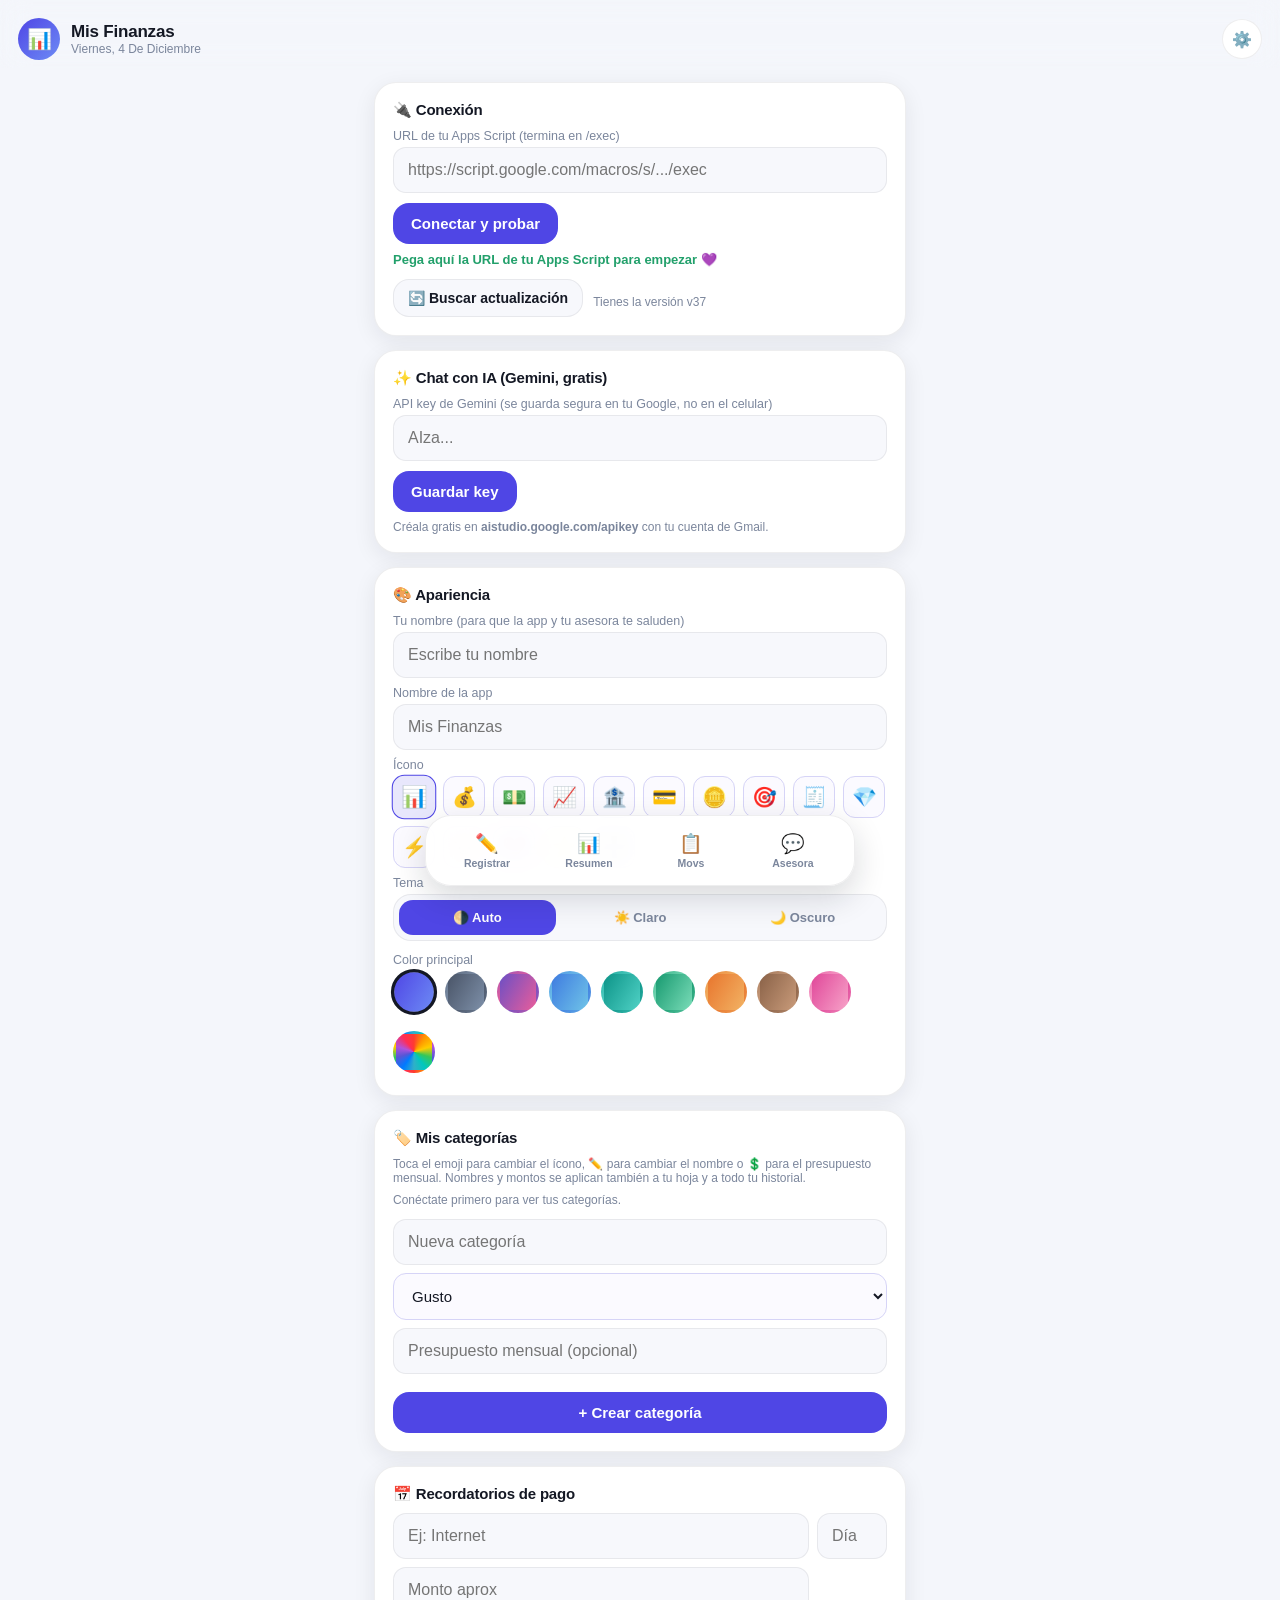
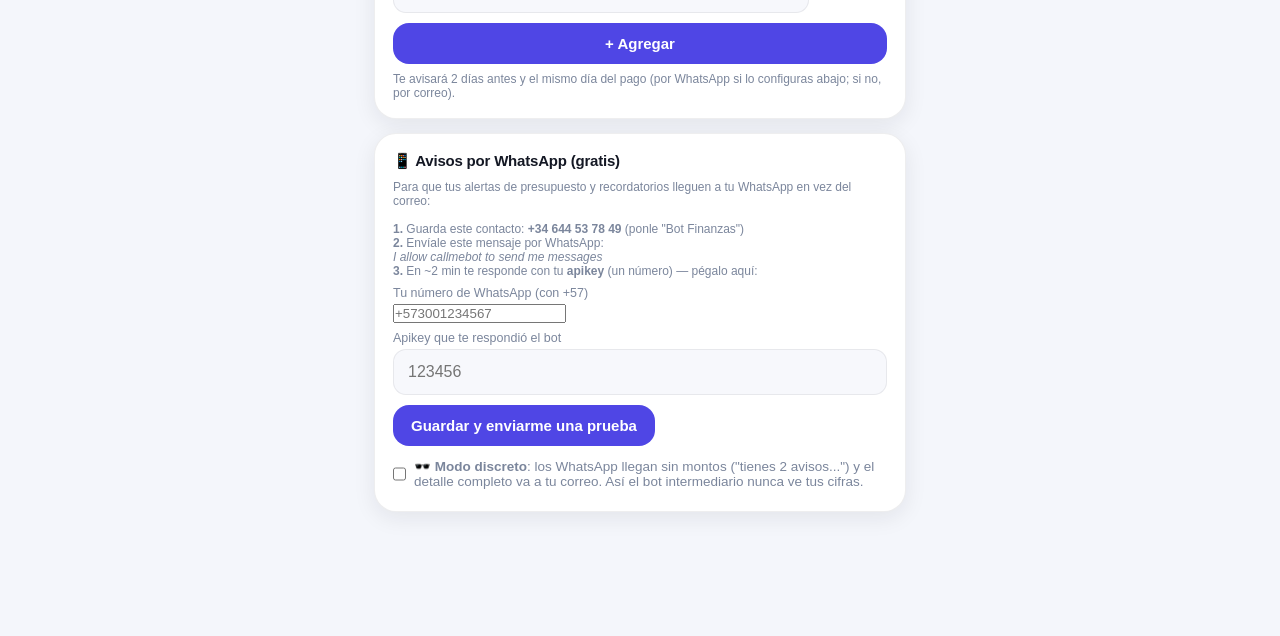
<file: index.html>
<!DOCTYPE html>
<html lang="es">
<head>
<meta charset="UTF-8">
<meta name="viewport" content="width=device-width, initial-scale=1, viewport-fit=cover">
<meta name="theme-color" content="#4f46e5">
<title>Mis Finanzas</title>
<link rel="manifest" href="manifest.webmanifest">
<link rel="icon" href="icon-192.png">
<link rel="apple-touch-icon" href="icon-192.png">
<link rel="stylesheet" href="styles.css?v=37">
</head>
<body>

<header class="top">
  <div class="brand">
    <span class="logo" id="app-logo">📊</span>
    <div>
      <h1 id="app-titulo">Mis Finanzas</h1>
      <p id="mes-label"></p>
    </div>
  </div>
  <button id="btn-config" class="icon-btn" title="Configuración">⚙️</button>
</header>

<div id="banner" class="banner hidden"></div>

<main>
  <!-- ============ REGISTRAR ============ -->
  <section id="view-registrar" class="view">
    <div class="card entry-card">
      <div class="tipo-toggle" id="tipo-toggle">
        <button data-tipo="Gasto" class="active">💸 Gasto</button>
        <button data-tipo="Ingreso">💰 Ingreso</button>
        <button data-tipo="Por cobrar">🤝 Personas</button>
      </div>
      <div class="entry-input-row">
        <input id="entry-input" type="text" inputmode="text" autocomplete="off"
               placeholder="Ej: 15.000 transporte" />
        <button id="entry-mic" class="mic" title="Dictar">🎤</button>
        <button id="entry-scan" class="mic" title="Escanear factura">📷</button>
      </div>
      <input id="scan-file" type="file" accept="image/*" capture="environment" class="hidden">
      <input id="scan-file-galeria" type="file" accept="image/*" class="hidden">
      <div class="entry-row">
        <input id="entry-fecha" type="date" />
        <div id="monto-preview" class="monto-preview"></div>
      </div>
      <div class="cat-label">Categoría <span id="cat-auto" class="tag hidden">auto ✨</span></div>
      <div id="cat-chips" class="chips"></div>
      <button id="btn-guardar" class="primary big">Guardar ✓</button>
    </div>
    <div id="scan-review" class="hidden"></div>
    <div id="queue-info" class="queue-info hidden"></div>
    <div class="card mini-resumen" id="mini-resumen"></div>
  </section>

  <!-- ============ RESUMEN ============ -->
  <section id="view-resumen" class="view hidden">
    <div class="tipo-toggle" id="res-tabs">
      <button data-rtab="mes" class="active">📅 Mes</button>
      <button data-rtab="anio">🗓️ Año</button>
      <button data-rtab="tend">📈 Tend.</button>
      <button data-rtab="patri">💎 Patri.</button>
      <button data-rtab="metas">🎯 Metas</button>
      <button data-rtab="viajes">✈️ Viajes</button>
    </div>
    <div id="rtab-mes">
      <div class="month-nav">
        <button id="mes-prev" class="icon-btn">◀</button>
        <h2 id="resumen-mes"></h2>
        <button id="mes-next" class="icon-btn">▶</button>
      </div>
      <div id="resumen-totales" class="totales"></div>
      <div id="resumen-grupos"></div>
      <div id="resumen-deudas"></div>
    </div>
    <div id="rtab-anio" class="hidden"></div>
    <div id="rtab-tend" class="hidden"></div>
    <div id="rtab-patri" class="hidden"></div>
    <div id="rtab-metas" class="hidden"></div>
    <div id="rtab-viajes" class="hidden"></div>
  </section>

  <!-- ============ MOVIMIENTOS ============ -->
  <section id="view-movs" class="view hidden">
    <input id="movs-buscar" type="search" placeholder="🔍 Buscar por descripción o categoría..." class="search">
    <div class="tipo-toggle" id="movs-tipo">
      <button data-f="" class="active">Todo</button>
      <button data-f="Gasto">💸 Gastos</button>
      <button data-f="Ingreso">💰 Ingresos</button>
      <button data-f="personas">🤝 Personas</button>
    </div>
    <div class="movs-filtros">
      <select id="movs-mes"><option value="">Todos los meses</option></select>
      <select id="movs-cat"><option value="">Todas las categorías</option></select>
    </div>
    <div id="movs-resumen"></div>
    <div id="movs-lista"></div>
  </section>

  <!-- ============ CHAT ============ -->
  <section id="view-chat" class="view hidden">
    <div class="chat-top">
      <button id="chat-nuevo" class="chip-btn">🆕 Nueva conversación</button>
      <button id="chat-lista-btn" class="chip-btn">🗂️ Mis chats</button>
    </div>
    <div id="chat-lista" class="chat-lista hidden"></div>
    <div id="chat-mensajes" class="chat-box"></div>
    <div class="chat-input-row">
      <button id="chat-mic" class="mic" title="Hablar">🎤</button>
      <input id="chat-input" type="text" placeholder="Pregúntame algo..." autocomplete="off">
      <button id="chat-send" class="primary">➤</button>
    </div>
  </section>

  <!-- ============ CONFIG ============ -->
  <section id="view-config" class="view hidden">
    <div class="card">
      <h3>🔌 Conexión</h3>
      <label>URL de tu Apps Script (termina en /exec)</label>
      <input id="cfg-url" type="url" placeholder="https://script.google.com/macros/s/.../exec">
      <button id="cfg-probar" class="primary">Conectar y probar</button>
      <p id="cfg-estado" class="estado"></p>
      <a id="cfg-sheet-link" href="#" target="_blank" class="hidden link">📊 Abrir mi hoja de Google Sheets</a>
      <div style="display:flex;align-items:center;gap:10px;margin-top:12px">
        <button id="btn-actualizar" class="secondary" style="width:auto;padding:10px 14px">🔄 Buscar actualización</button>
        <span class="hint" id="app-version"></span>
      </div>
    </div>
    <div class="card">
      <h3>✨ Chat con IA (Gemini, gratis)</h3>
      <label>API key de Gemini (se guarda segura en tu Google, no en el celular)</label>
      <input id="cfg-gemini" type="password" placeholder="AIza...">
      <button id="cfg-gemini-btn" class="primary">Guardar key</button>
      <p class="hint">Créala gratis en <b>aistudio.google.com/apikey</b> con tu cuenta de Gmail.</p>
    </div>
    <div class="card">
      <h3>🎨 Apariencia</h3>
      <label>Tu nombre (para que la app y tu asesora te saluden)</label>
      <input id="cfg-nombre" type="text" placeholder="Escribe tu nombre" maxlength="30">
      <label>Nombre de la app</label>
      <input id="cfg-app-nombre" type="text" placeholder="Mis Finanzas" maxlength="24">
      <label>Ícono</label>
      <div id="logo-opciones" class="logos"></div>
      <label>Tema</label>
      <div class="tipo-toggle" id="tema-toggle">
        <button data-tema="auto">🌗 Auto</button>
        <button data-tema="claro">☀️ Claro</button>
        <button data-tema="oscuro">🌙 Oscuro</button>
      </div>
      <label>Color principal</label>
      <div id="color-swatches" class="swatches"></div>
    </div>
    <div class="card">
      <h3>🏷️ Mis categorías</h3>
      <p class="hint">Toca el emoji para cambiar el ícono, ✏️ para cambiar el nombre o 💲 para el presupuesto mensual. Nombres y montos se aplican también a tu hoja y a todo tu historial.</p>
      <div id="cats-lista"></div>
      <div class="cat-form">
        <input id="cat-nueva-nombre" type="text" placeholder="Nueva categoría">
        <select id="cat-nueva-grupo">
          <option value="GASTOS">Gasto fijo</option>
          <option value="OBLIGACIONES">Obligación</option>
          <option value="GUSTOS" selected>Gusto</option>
          <option value="PROVISIONES">Provisión</option>
          <option value="INGRESOS">Ingreso</option>
        </select>
        <input id="cat-nueva-monto" type="text" inputmode="numeric" placeholder="Presupuesto mensual (opcional)">
        <button id="cat-nueva-btn" class="primary">+ Crear categoría</button>
      </div>
    </div>
    <div class="card">
      <h3>📅 Recordatorios de pago</h3>
      <div id="rec-lista"></div>
      <div class="rec-form">
        <input id="rec-nombre" type="text" placeholder="Ej: Internet">
        <input id="rec-dia" type="number" min="1" max="31" placeholder="Día">
        <input id="rec-monto" type="text" inputmode="numeric" placeholder="Monto aprox">
        <button id="rec-add" class="primary">+ Agregar</button>
      </div>
      <p class="hint">Te avisará 2 días antes y el mismo día del pago (por WhatsApp si lo configuras abajo; si no, por correo).</p>
    </div>
    <div class="card">
      <h3>📱 Avisos por WhatsApp (gratis)</h3>
      <p class="hint">
        Para que tus alertas de presupuesto y recordatorios lleguen a tu WhatsApp en vez del correo:<br><br>
        <b>1.</b> Guarda este contacto: <b>+34 644 53 78 49</b> (ponle "Bot Finanzas")<br>
        <b>2.</b> Envíale este mensaje por WhatsApp:<br><i>I allow callmebot to send me messages</i><br>
        <b>3.</b> En ~2 min te responde con tu <b>apikey</b> (un número) — pégalo aquí:
      </p>
      <label>Tu número de WhatsApp (con +57)</label>
      <input id="wa-phone" type="tel" placeholder="+573001234567">
      <label>Apikey que te respondió el bot</label>
      <input id="wa-key" type="text" inputmode="numeric" placeholder="123456">
      <button id="wa-save" class="primary">Guardar y enviarme una prueba</button>
      <p id="wa-estado" class="estado"></p>
      <label style="display:flex;align-items:center;gap:8px;margin-top:12px;cursor:pointer">
        <input type="checkbox" id="wa-discreto" style="width:18px;height:18px;accent-color:var(--violet)">
        <span style="font-size:13.5px">🕶️ <b>Modo discreto</b>: los WhatsApp llegan sin montos ("tienes 2 avisos...") y el detalle completo va a tu correo. Así el bot intermediario nunca ve tus cifras.</span>
      </label>
    </div>
  </section>
</main>

<!-- NAV INFERIOR -->
<nav class="bottomnav">
  <button data-view="registrar" class="active"><span>✏️</span>Registrar</button>
  <button data-view="resumen"><span>📊</span>Resumen</button>
  <button data-view="movs"><span>📋</span>Movs</button>
  <button data-view="chat"><span>💬</span>Asesora</button>
</nav>

<div id="toast" class="toast hidden"></div>

<script src="app.js?v=37"></script>
</body>
</html>
</file>
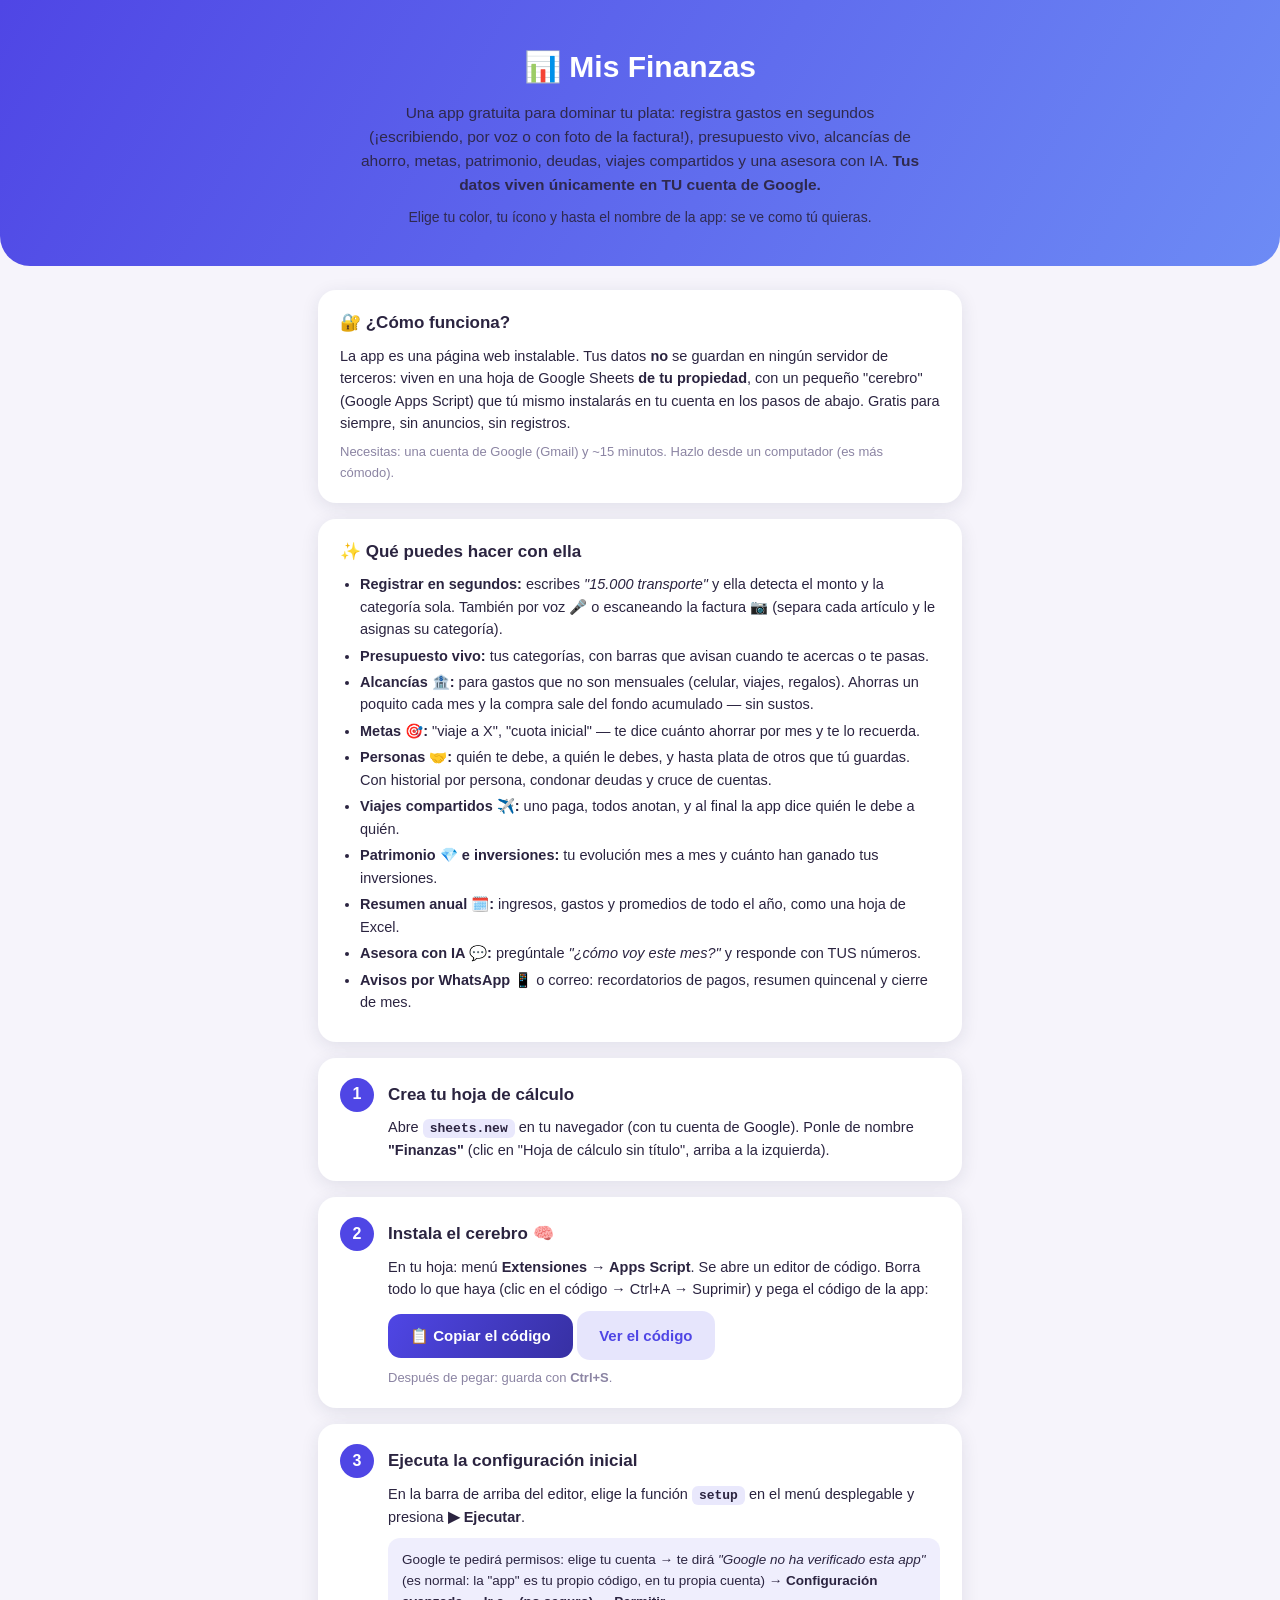
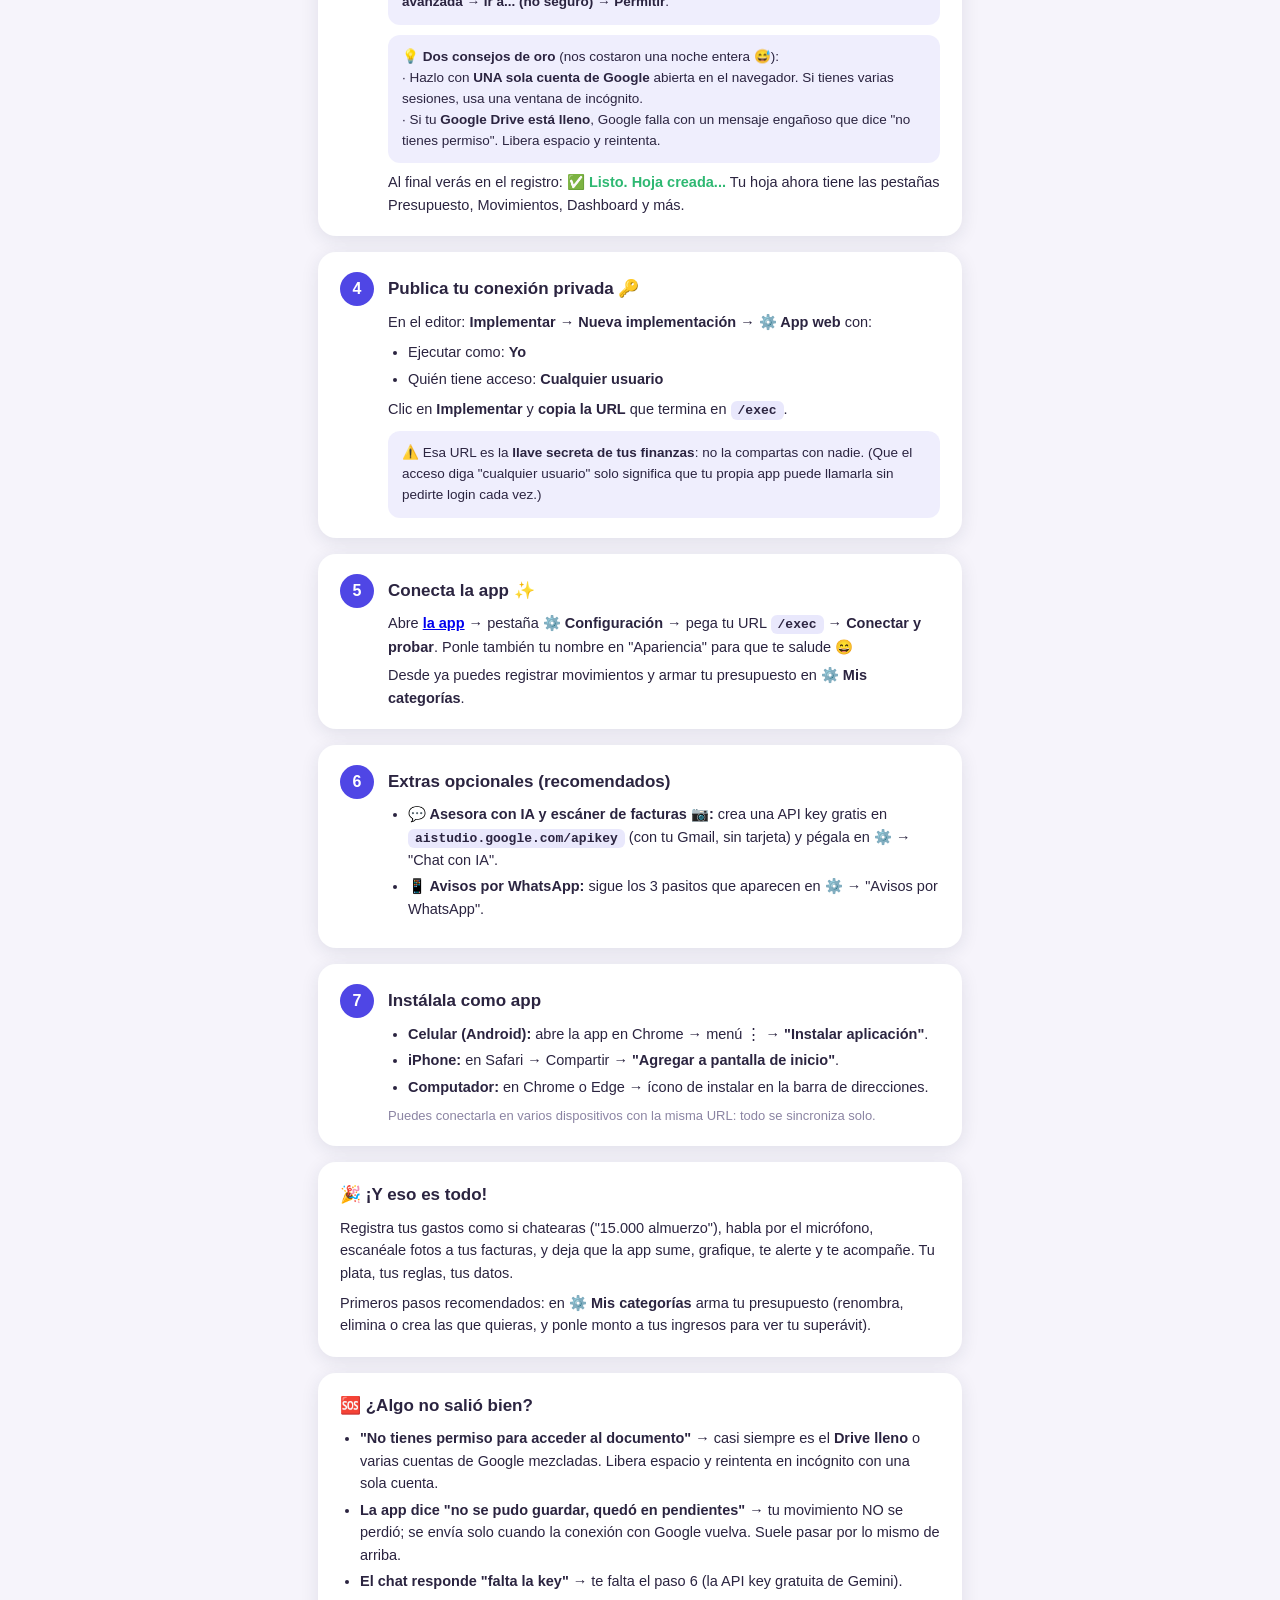
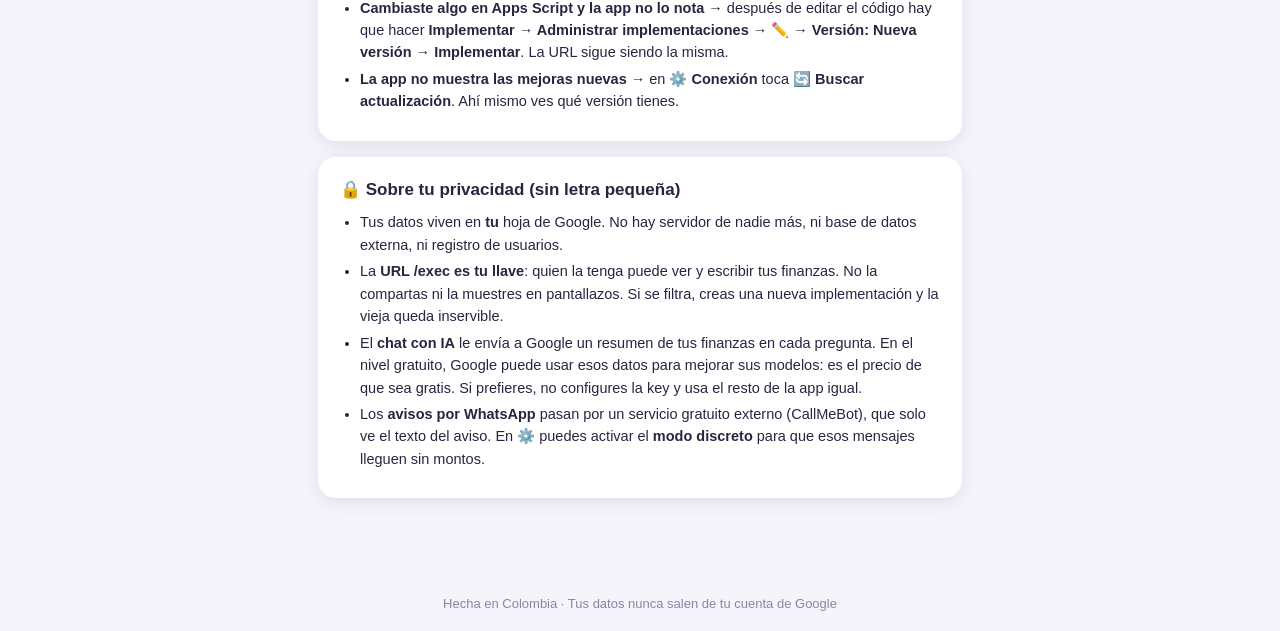
<file: instalar.html>
<!DOCTYPE html>
<html lang="es">
<head>
<meta charset="UTF-8">
<meta name="viewport" content="width=device-width, initial-scale=1">
<meta name="theme-color" content="#4f46e5">
<title>Instala Mis Finanzas 📊</title>
<style>
  :root { --v:#4f46e5; --vd:#3730a3; --p:#6d8bf5; --bg:#f6f4fb; --card:#fff; --tx:#2b2440; --mut:#8b84a3; }
  @media (prefers-color-scheme: dark) {
    :root { --bg:#16131f; --card:#211c30; --tx:#eae6f5; --mut:#9c93b8; }
  }
  * { box-sizing:border-box; margin:0; padding:0; }
  body { font-family:-apple-system,'Segoe UI',Roboto,sans-serif; background:var(--bg); color:var(--tx); line-height:1.55; }
  .hero { background:linear-gradient(120deg,var(--v),var(--p)); color:#fff; padding:44px 20px 38px; text-align:center; border-radius:0 0 30px 30px; }
  .hero h1 { font-size:30px; }
  .hero p { opacity:.92; max-width:560px; margin:10px auto 0; font-size:15.5px; }
  main { max-width:680px; margin:0 auto; padding:24px 18px 60px; }
  .card { background:var(--card); border-radius:18px; padding:20px 22px; margin-bottom:16px; box-shadow:0 4px 18px rgba(30,35,70,.10); }
  h2 { font-size:17px; margin-bottom:8px; }
  .paso { display:flex; gap:14px; }
  .num { flex-shrink:0; width:34px; height:34px; border-radius:50%; background:var(--v); color:#fff; font-weight:800; display:flex; align-items:center; justify-content:center; }
  .paso h2 { margin-top:4px; }
  p, li { font-size:14.5px; color:var(--tx); }
  .mut { color:var(--mut); font-size:13px; }
  b.code, code { background:rgba(79,70,229,.12); padding:2px 7px; border-radius:6px; font-family:monospace; font-size:13px; }
  ul { padding-left:20px; margin:8px 0; }
  li { margin:4px 0; }
  .btn { display:inline-block; background:linear-gradient(120deg,var(--v),var(--vd)); color:#fff; border:none; border-radius:13px; padding:13px 22px; font-size:15px; font-weight:700; cursor:pointer; text-decoration:none; margin-top:10px; }
  .btn.sec { background:rgba(79,70,229,.14); color:var(--v); }
  .ok { color:#2eb872; font-weight:700; }
  .aviso { background:rgba(79,70,229,.09); border-radius:12px; padding:12px 14px; margin-top:10px; font-size:13.5px; }
  footer { text-align:center; padding:20px; color:var(--mut); font-size:13px; }
</style>
</head>
<body>

<div class="hero">
  <h1>📊 Mis Finanzas</h1>
  <p>Una app gratuita para dominar tu plata: registra gastos en segundos (¡escribiendo, por voz o con foto de la factura!),
  presupuesto vivo, alcancías de ahorro, metas, patrimonio, deudas, viajes compartidos y una asesora con IA.
  <b>Tus datos viven únicamente en TU cuenta de Google.</b></p>
  <p style="font-size:14px;opacity:.9;margin-top:10px">Elige tu color, tu ícono y hasta el nombre de la app: se ve como tú quieras.</p>
</div>

<main>
  <div class="card">
    <h2>🔐 ¿Cómo funciona?</h2>
    <p>La app es una página web instalable. Tus datos <b>no</b> se guardan en ningún servidor de terceros:
    viven en una hoja de Google Sheets <b>de tu propiedad</b>, con un pequeño "cerebro" (Google Apps Script)
    que tú mismo instalarás en tu cuenta en los pasos de abajo. Gratis para siempre, sin anuncios, sin registros.</p>
    <p class="mut" style="margin-top:8px">Necesitas: una cuenta de Google (Gmail) y ~15 minutos. Hazlo desde un computador (es más cómodo).</p>
  </div>

  <div class="card">
    <h2>✨ Qué puedes hacer con ella</h2>
    <ul>
      <li><b>Registrar en segundos:</b> escribes <i>"15.000 transporte"</i> y ella detecta el monto y la categoría sola. También por voz 🎤 o escaneando la factura 📷 (separa cada artículo y le asignas su categoría).</li>
      <li><b>Presupuesto vivo:</b> tus categorías, con barras que avisan cuando te acercas o te pasas.</li>
      <li><b>Alcancías 🏦:</b> para gastos que no son mensuales (celular, viajes, regalos). Ahorras un poquito cada mes y la compra sale del fondo acumulado — sin sustos.</li>
      <li><b>Metas 🎯:</b> "viaje a X", "cuota inicial" — te dice cuánto ahorrar por mes y te lo recuerda.</li>
      <li><b>Personas 🤝:</b> quién te debe, a quién le debes, y hasta plata de otros que tú guardas. Con historial por persona, condonar deudas y cruce de cuentas.</li>
      <li><b>Viajes compartidos ✈️:</b> uno paga, todos anotan, y al final la app dice quién le debe a quién.</li>
      <li><b>Patrimonio 💎 e inversiones:</b> tu evolución mes a mes y cuánto han ganado tus inversiones.</li>
      <li><b>Resumen anual 🗓️:</b> ingresos, gastos y promedios de todo el año, como una hoja de Excel.</li>
      <li><b>Asesora con IA 💬:</b> pregúntale <i>"¿cómo voy este mes?"</i> y responde con TUS números.</li>
      <li><b>Avisos por WhatsApp 📱</b> o correo: recordatorios de pagos, resumen quincenal y cierre de mes.</li>
    </ul>
  </div>

  <div class="card paso"><div class="num">1</div><div>
    <h2>Crea tu hoja de cálculo</h2>
    <p>Abre <b class="code">sheets.new</b> en tu navegador (con tu cuenta de Google).
    Ponle de nombre <b>"Finanzas"</b> (clic en "Hoja de cálculo sin título", arriba a la izquierda).</p>
  </div></div>

  <div class="card paso"><div class="num">2</div><div>
    <h2>Instala el cerebro 🧠</h2>
    <p>En tu hoja: menú <b>Extensiones → Apps Script</b>. Se abre un editor de código.
    Borra todo lo que haya (clic en el código → Ctrl+A → Suprimir) y pega el código de la app:</p>
    <button class="btn" id="btn-copiar">📋 Copiar el código</button>
    <a class="btn sec" href="codigo-backend.txt" target="_blank">Ver el código</a>
    <p class="mut" style="margin-top:8px">Después de pegar: guarda con <b>Ctrl+S</b>.</p>
  </div></div>

  <div class="card paso"><div class="num">3</div><div>
    <h2>Ejecuta la configuración inicial</h2>
    <p>En la barra de arriba del editor, elige la función <b class="code">setup</b> en el menú desplegable
    y presiona <b>▶ Ejecutar</b>.</p>
    <div class="aviso">Google te pedirá permisos: elige tu cuenta → te dirá <i>"Google no ha verificado esta app"</i>
    (es normal: la "app" es tu propio código, en tu propia cuenta) → <b>Configuración avanzada → Ir a... (no seguro) → Permitir</b>.</div>
    <div class="aviso">💡 <b>Dos consejos de oro</b> (nos costaron una noche entera 😅):<br>
    · Hazlo con <b>UNA sola cuenta de Google</b> abierta en el navegador. Si tienes varias sesiones, usa una ventana de incógnito.<br>
    · Si tu <b>Google Drive está lleno</b>, Google falla con un mensaje engañoso que dice "no tienes permiso". Libera espacio y reintenta.</div>
    <p style="margin-top:8px">Al final verás en el registro: <span class="ok">✅ Listo. Hoja creada...</span>
    Tu hoja ahora tiene las pestañas Presupuesto, Movimientos, Dashboard y más.</p>
  </div></div>

  <div class="card paso"><div class="num">4</div><div>
    <h2>Publica tu conexión privada 🔑</h2>
    <p>En el editor: <b>Implementar → Nueva implementación → ⚙️ App web</b> con:</p>
    <ul>
      <li>Ejecutar como: <b>Yo</b></li>
      <li>Quién tiene acceso: <b>Cualquier usuario</b></li>
    </ul>
    <p>Clic en <b>Implementar</b> y <b>copia la URL</b> que termina en <b class="code">/exec</b>.</p>
    <div class="aviso">⚠️ Esa URL es la <b>llave secreta de tus finanzas</b>: no la compartas con nadie.
    (Que el acceso diga "cualquier usuario" solo significa que tu propia app puede llamarla sin pedirte login cada vez.)</div>
  </div></div>

  <div class="card paso"><div class="num">5</div><div>
    <h2>Conecta la app ✨</h2>
    <p>Abre <a href="https://angievl.github.io/Finanzas/" target="_blank"><b>la app</b></a> →
    pestaña <b>⚙️ Configuración</b> → pega tu URL <b class="code">/exec</b> → <b>Conectar y probar</b>.
    Ponle también tu nombre en "Apariencia" para que te salude 😄</p>
    <p style="margin-top:6px">Desde ya puedes registrar movimientos y armar tu presupuesto en <b>⚙️ Mis categorías</b>.</p>
  </div></div>

  <div class="card paso"><div class="num">6</div><div>
    <h2>Extras opcionales (recomendados)</h2>
    <ul>
      <li><b>💬 Asesora con IA y escáner de facturas 📷:</b> crea una API key gratis en
        <b class="code">aistudio.google.com/apikey</b> (con tu Gmail, sin tarjeta) y pégala en ⚙️ → "Chat con IA".</li>
      <li><b>📱 Avisos por WhatsApp:</b> sigue los 3 pasitos que aparecen en ⚙️ → "Avisos por WhatsApp".</li>
    </ul>
  </div></div>

  <div class="card paso"><div class="num">7</div><div>
    <h2>Instálala como app</h2>
    <ul>
      <li><b>Celular (Android):</b> abre la app en Chrome → menú ⋮ → <b>"Instalar aplicación"</b>.</li>
      <li><b>iPhone:</b> en Safari → Compartir → <b>"Agregar a pantalla de inicio"</b>.</li>
      <li><b>Computador:</b> en Chrome o Edge → ícono de instalar en la barra de direcciones.</li>
    </ul>
    <p class="mut">Puedes conectarla en varios dispositivos con la misma URL: todo se sincroniza solo.</p>
  </div></div>

  <div class="card">
    <h2>🎉 ¡Y eso es todo!</h2>
    <p>Registra tus gastos como si chatearas ("15.000 almuerzo"), habla por el micrófono, escanéale fotos a tus facturas,
    y deja que la app sume, grafique, te alerte y te acompañe. Tu plata, tus reglas, tus datos.</p>
    <p style="margin-top:8px">Primeros pasos recomendados: en <b>⚙️ Mis categorías</b> arma tu presupuesto
    (renombra, elimina o crea las que quieras, y ponle monto a tus ingresos para ver tu superávit).</p>
  </div>

  <div class="card">
    <h2>🆘 ¿Algo no salió bien?</h2>
    <ul>
      <li><b>"No tienes permiso para acceder al documento"</b> → casi siempre es el <b>Drive lleno</b> o varias cuentas de Google mezcladas. Libera espacio y reintenta en incógnito con una sola cuenta.</li>
      <li><b>La app dice "no se pudo guardar, quedó en pendientes"</b> → tu movimiento NO se perdió; se envía solo cuando la conexión con Google vuelva. Suele pasar por lo mismo de arriba.</li>
      <li><b>El chat responde "falta la key"</b> → te falta el paso 6 (la API key gratuita de Gemini).</li>
      <li><b>Cambiaste algo en Apps Script y la app no lo nota</b> → después de editar el código hay que hacer <b>Implementar → Administrar implementaciones → ✏️ → Versión: Nueva versión → Implementar</b>. La URL sigue siendo la misma.</li>
      <li><b>La app no muestra las mejoras nuevas</b> → en <b>⚙️ Conexión</b> toca <b>🔄 Buscar actualización</b>. Ahí mismo ves qué versión tienes.</li>
    </ul>
  </div>

  <div class="card">
    <h2>🔒 Sobre tu privacidad (sin letra pequeña)</h2>
    <ul>
      <li>Tus datos viven en <b>tu</b> hoja de Google. No hay servidor de nadie más, ni base de datos externa, ni registro de usuarios.</li>
      <li>La <b>URL /exec es tu llave</b>: quien la tenga puede ver y escribir tus finanzas. No la compartas ni la muestres en pantallazos. Si se filtra, creas una nueva implementación y la vieja queda inservible.</li>
      <li>El <b>chat con IA</b> le envía a Google un resumen de tus finanzas en cada pregunta. En el nivel gratuito, Google puede usar esos datos para mejorar sus modelos: es el precio de que sea gratis. Si prefieres, no configures la key y usa el resto de la app igual.</li>
      <li>Los <b>avisos por WhatsApp</b> pasan por un servicio gratuito externo (CallMeBot), que solo ve el texto del aviso. En ⚙️ puedes activar el <b>modo discreto</b> para que esos mensajes lleguen sin montos.</li>
    </ul>
  </div>
</main>

<footer>Hecha en Colombia · Tus datos nunca salen de tu cuenta de Google</footer>

<script>
document.getElementById('btn-copiar').onclick = async (e) => {
  const b = e.target;
  try {
    const r = await fetch('codigo-backend.txt');
    const codigo = await r.text();
    await navigator.clipboard.writeText(codigo);
    b.textContent = '✓ ¡Código copiado! Pégalo en Apps Script';
    setTimeout(() => b.textContent = '📋 Copiar el código', 4000);
  } catch (err) {
    b.textContent = 'Abre "Ver el código" y cópialo manual';
  }
};
</script>
</body>
</html>
</file>
<file: styles.css>
:root {
  --tint2: #d6d4f7;
  --soft: #3730a3;
  --on-accent: #ffffff;           /* texto sobre el color de acento */
  /* colores de series validados (daltonismo + contraste) */
  --chart-gasto: #6d4fc4;
  --chart-ingreso: #2eb872;
  --violet: #4f46e5;
  --violet-dark: #3730a3;
  --violet-light: #ecebfd;
  --pink: #6d8bf5;
  --bg: #f4f6fb;
  --card: #ffffff;
  --card-2: #f7f8fc;
  --linea: rgba(16, 20, 32, .07);
  --text: #141824;
  --muted: #7b869c;
  --green: #22a06b;
  --amber: #e8912a;
  --red: #e5484d;
  --radius: 22px;
  --radius-sm: 16px;
  --shadow: 0 6px 22px rgba(20, 24, 40, .08);
}

/* ---------- modo oscuro: el que manda en este diseño ---------- */
body.dark {
  --chart-gasto: #8f75e3;
  --chart-ingreso: #29ad70;
  --bg: #0a0d14;
  --card: #141a26;
  --card-2: #1b2331;
  --linea: rgba(255, 255, 255, .07);
  --text: #eef2f8;
  --muted: #8a94a6;
  --violet-light: #1b2331;
  --tint2: #27303f;
  --soft: #a5b4fc;
  --shadow: 0 10px 30px rgba(0, 0, 0, .45);
}
body.dark input[type=text], body.dark input[type=url], body.dark input[type=password],
body.dark input[type=date], body.dark input[type=number], body.dark input[type=search],
body.dark select {
  background: var(--card-2); border-color: var(--tint2); color: var(--text);
}
body.dark .chips button { background: var(--card-2); border-color: var(--tint2); color: var(--text); }
body.dark .chips button.sel { background: var(--violet); border-color: var(--violet); color: var(--on-accent); }
body.dark .tipo-toggle { background: var(--card-2); }
body.dark .tipo-toggle button.active { background: var(--violet); color: var(--on-accent); }
body.dark .month-nav .icon-btn, body.dark .totales .tot, body.dark .mov,
body.dark .grupo-card, body.dark .msg.bot { background: var(--card); }
body.dark .barra { background: var(--card-2); }
body.dark .cat-item, body.dark .rec-item { border-bottom-color: var(--linea); }
body.dark .cat-item button { background: var(--card-2); }
body.dark .banner { background: #2b2410; color: #ffd47e; }
body.dark .banner.rojo { background: #2e1517; color: #ff9a9e; }
body.dark .bottomnav { background: rgba(20, 26, 38, .92); }
body.dark .bottomnav button.active { background: var(--violet); color: var(--on-accent); }
body.dark .chip-btn, body.dark .mic { background: var(--card-2); color: var(--text); }
body.dark .chat-lista { background: var(--card); }
body.dark .chat-item { border-bottom-color: var(--linea); }

* { box-sizing: border-box; margin: 0; padding: 0; -webkit-tap-highlight-color: transparent; }

body {
  font-family: -apple-system, 'Segoe UI', Roboto, sans-serif;
  background: var(--bg);
  color: var(--text);
  min-height: 100vh;
  padding-bottom: 96px;
}

/* ---------- header ---------- */
.top {
  background: transparent; color: var(--text);
  padding: 18px 18px 8px;
  display: flex; align-items: center; justify-content: space-between;
  position: sticky; top: 0; z-index: 20;
  backdrop-filter: blur(14px); -webkit-backdrop-filter: blur(14px);
}
.brand { display: flex; align-items: center; gap: 11px; }
.logo {
  font-size: 20px; width: 42px; height: 42px; border-radius: 50%;
  background: linear-gradient(135deg, var(--violet), var(--pink));
  display: flex; align-items: center; justify-content: center;
}
.top h1 { font-size: 17px; font-weight: 700; letter-spacing: -.2px; }
.top p { font-size: 12px; color: var(--muted); text-transform: capitalize; }
.icon-btn {
  background: var(--card); border: 1px solid var(--linea); color: var(--text);
  font-size: 16px; width: 40px; height: 40px; border-radius: 50%; cursor: pointer;
}

/* ---------- hero: el número grande ---------- */
.hero {
  position: relative; overflow: hidden;
  background: linear-gradient(135deg, var(--violet) 0%, var(--violet-dark) 65%, var(--pink) 145%);
  color: var(--on-accent);
  border-radius: 26px; padding: 20px 22px 18px; margin-bottom: 14px;
  box-shadow: 0 14px 34px color-mix(in srgb, var(--violet) 30%, transparent);
}
.hero::after {
  content: ''; position: absolute; width: 190px; height: 190px; border-radius: 50%;
  right: -70px; top: -80px; background: rgba(255,255,255,.12);
}
.hero > * { position: relative; z-index: 1; }
.hero .etiqueta { font-size: 12.5px; opacity: .9; display: flex; align-items: center; gap: 8px; }
.hero .cifra { font-size: 33px; font-weight: 800; letter-spacing: -1px; margin: 2px 0 14px; }
.hero .badge {
  background: rgba(255,255,255,.22); border-radius: 20px; padding: 3px 10px;
  font-size: 11.5px; font-weight: 700;
}
.hero-pies { display: flex; gap: 10px; }
.hero-pie { flex: 1; background: rgba(255,255,255,.15); border-radius: 15px; padding: 10px 12px; }
.hero-pie small { display: block; font-size: 11px; opacity: .88; }
.hero-pie b { font-size: 15px; font-weight: 700; }

.banner {
  margin: 10px 14px 0; padding: 13px 15px; border-radius: var(--radius-sm);
  background: #fff4e0; color: #8a5a00; font-size: 13.5px; font-weight: 600;
}
.banner.rojo { background: #ffe5e5; color: #a11d22; }

main { padding: 14px; max-width: 560px; margin: 0 auto; }
.view.hidden, .hidden { display: none !important; }

/* ---------- cards ---------- */
.card {
  background: var(--card); border-radius: var(--radius);
  border: 1px solid var(--linea);
  padding: 18px; box-shadow: var(--shadow); margin-bottom: 14px;
}
.card h3 { letter-spacing: -.2px; }
.card h3 { font-size: 15px; margin-bottom: 10px; }
label { font-size: 12.5px; color: var(--muted); display: block; margin: 8px 0 4px; }

input[type=text], input[type=url], input[type=password], input[type=date],
input[type=number], input[type=search] {
  width: 100%; padding: 13px 14px; border-radius: 13px;
  border: 1px solid var(--linea); background: var(--card-2);
  font-size: 16px; color: var(--text); outline: none;
}
input:focus { border-color: var(--violet); }

button.primary {
  background: var(--violet);
  color: var(--on-accent); border: none; border-radius: 16px;
  padding: 12px 18px; font-size: 15px; font-weight: 700; cursor: pointer;
  margin-top: 10px;
}
button.primary.big { width: 100%; padding: 16px; font-size: 16px; border-radius: 18px; }
button.primary:active { transform: scale(.98); }
button.secondary {
  background: var(--card-2); color: var(--text);
  border: 1px solid var(--linea); border-radius: 16px; padding: 12px 16px;
  font-size: 14px; font-weight: 700; cursor: pointer; width: 100%;
}

/* ---------- registrar ---------- */
.entry-card { padding-top: 14px; }
.tipo-toggle {
  display: flex; gap: 6px; background: var(--card-2);
  padding: 5px; border-radius: 18px; margin-bottom: 12px;
  border: 1px solid var(--linea);
}
.tipo-toggle button {
  flex: 1; border: none; background: transparent; padding: 10px 4px;
  border-radius: 14px; font-size: 13px; font-weight: 700; color: var(--muted); cursor: pointer;
  transition: background .18s, color .18s;
}
.tipo-toggle button.active { background: var(--violet); color: var(--on-accent); }

#entry-input { font-size: 19px; padding: 15px; margin-bottom: 10px; }
.entry-row { display: flex; gap: 10px; align-items: center; }
.entry-row input[type=date] { flex: 1; font-size: 14px; }
.monto-preview { font-size: 21px; font-weight: 800; color: var(--violet-dark); min-width: 110px; text-align: right; }

.cat-label { font-size: 12.5px; color: var(--muted); margin: 14px 0 8px; font-weight: 600; }
.tag {
  background: var(--violet-light); color: var(--violet-dark);
  border-radius: 20px; padding: 2px 10px; font-size: 11px; margin-left: 6px;
}
.chips { display: flex; flex-wrap: wrap; gap: 7px; }
.chips button {
  border: 1px solid var(--linea); background: var(--card-2); color: var(--text);
  border-radius: 20px; padding: 9px 14px; font-size: 13px; cursor: pointer;
  transition: background .15s, border-color .15s;
}
.chips button.sel {
  background: var(--violet); color: var(--on-accent); border-color: var(--violet); font-weight: 700;
}

.queue-info {
  margin: 0 2px 12px; font-size: 12.5px; color: var(--amber); font-weight: 600;
}

.mini-resumen .fila { display: flex; justify-content: space-between; padding: 6px 0; font-size: 14px; }
.mini-resumen .fila b.neg { color: var(--red); }
.mini-resumen .fila b.pos { color: var(--green); }

/* ---------- resumen ---------- */
.month-nav { display: flex; align-items: center; justify-content: space-between; margin-bottom: 12px; }
.month-nav h2 { font-size: 17px; text-transform: capitalize; }
.month-nav .icon-btn { background: var(--card); color: var(--text); border: 1px solid var(--linea); }

.totales { display: flex; gap: 10px; margin-bottom: 14px; }
.totales .tot {
  flex: 1; background: var(--card); border: 1px solid var(--linea);
  border-radius: var(--radius-sm); padding: 13px 10px;
  box-shadow: var(--shadow); text-align: center;
}
.totales .tot small { font-size: 11px; color: var(--muted); display: block; }
.totales .tot b { font-size: 15.5px; }
.tot.ing b { color: var(--green); } .tot.gas b { color: var(--red); } .tot.bal b { color: var(--violet-dark); }

.grupo-card {
  background: var(--card); border: 1px solid var(--linea); border-radius: var(--radius);
  padding: 16px 18px; box-shadow: var(--shadow); margin-bottom: 12px;
}
.grupo-card h4 { font-size: 13px; letter-spacing: .8px; color: var(--muted); margin-bottom: 4px; display: flex; justify-content: space-between; }
.cat-row { margin: 10px 0 2px; }
.cat-row .info { display: flex; justify-content: space-between; font-size: 13.5px; margin-bottom: 4px; }
.cat-row .info .nombre { font-weight: 600; }
.cat-row .info .valores { color: var(--muted); font-size: 12.5px; }
.barra { height: 9px; background: var(--card-2); border-radius: 8px; overflow: hidden; }
.barra > div { height: 100%; border-radius: 8px; background: var(--green); transition: width .45s ease; }
.barra > div.warn { background: var(--amber); }
.barra > div.over { background: var(--red); }
.barra > div.neutral { background: var(--muted); opacity: .55; }

/* ---------- movimientos ---------- */
.search { margin-bottom: 12px; }
.movs-filtros { display: flex; gap: 8px; margin: 10px 0; }
.movs-filtros select {
  flex: 1; min-width: 0; margin: 0;
  background: var(--card); border: 1px solid var(--linea); color: var(--text);
  border-radius: 14px; padding: 11px 12px; font-size: 13px; font-weight: 600;
  appearance: none; cursor: pointer;
}
.movs-res {
  display: flex; align-items: center; gap: 10px; flex-wrap: wrap;
  background: var(--card); border: 1px solid var(--linea);
  border-radius: var(--radius-sm); padding: 11px 14px; margin-bottom: 12px;
}
.movs-res-tot { font-size: 13px; font-weight: 800; }
.movs-res-montos { flex: 1; text-align: right; font-size: 13px; font-weight: 700; }
.movs-res-montos .gas { color: var(--red); }
.movs-res-montos .ing { color: var(--green); }
.movs-res .chip-btn { padding: 6px 11px; font-size: 12px; }
.movs-chip {
  display: inline-block; background: var(--card-2); color: var(--muted);
  border-radius: 20px; padding: 2px 9px; font-size: 11.5px; margin-left: 4px;
}
.movs-mes-head {
  display: flex; justify-content: space-between; align-items: baseline;
  font-size: 12px; font-weight: 800; letter-spacing: .4px; text-transform: uppercase;
  color: var(--muted); margin: 16px 2px 8px;
}
.movs-mes-head span:last-child { font-size: 11.5px; letter-spacing: 0; text-transform: none; }

/* cifras tocables (llevan al explorador) */
.tap { cursor: pointer; }
.tabla-anual td.tap { text-decoration: underline; text-decoration-style: dotted; text-underline-offset: 3px; }
.tabla-anual tr.tap-cat:active td { background: var(--card-2); }
.hero-pie.tap:active { background: rgba(255,255,255,.3); }
.hero-hint { font-size: 10.5px; opacity: .7; text-align: center; margin-top: 8px; }
.mov {
  background: var(--card); border: 1px solid var(--linea);
  border-radius: var(--radius-sm); padding: 12px 14px; margin-bottom: 8px;
  display: flex; align-items: center; gap: 12px;
}
.mov .emoji {
  font-size: 18px; width: 40px; height: 40px; border-radius: 50%;
  background: var(--card-2); display: flex; align-items: center; justify-content: center;
  flex-shrink: 0;
}
.mov .det { flex: 1; min-width: 0; }
.mov .det .desc { font-size: 14px; font-weight: 600; white-space: nowrap; overflow: hidden; text-overflow: ellipsis; }
.mov .det .meta { font-size: 11.5px; color: var(--muted); }
.mov .monto { font-weight: 800; font-size: 14.5px; }
.mov .monto.ing { color: var(--green); }
.mov .del { border: none; background: none; color: #ccc5e0; font-size: 16px; cursor: pointer; padding: 4px; }

/* ---------- chat ---------- */
.chat-top { display: flex; gap: 8px; margin-bottom: 10px; }
.chip-btn {
  border: none; background: var(--card); color: var(--text);
  border-radius: 20px; padding: 8px 14px; font-size: 13px; font-weight: 700;
  box-shadow: var(--shadow); cursor: pointer;
}
.chat-lista {
  background: var(--card); border-radius: var(--radius); box-shadow: var(--shadow);
  padding: 6px 14px; margin-bottom: 10px; max-height: 40vh; overflow-y: auto;
}
.chat-item {
  display: flex; align-items: center; gap: 8px; padding: 10px 0;
  border-bottom: 1px solid #f0edf9; cursor: pointer;
}
.chat-item:last-child { border-bottom: none; }
.chat-item .tit { flex: 1; font-size: 14px; font-weight: 600; min-width: 0; overflow: hidden; text-overflow: ellipsis; white-space: nowrap; }
.chat-item .fec { font-size: 11px; color: var(--muted); flex-shrink: 0; }
.chat-item .del { border: none; background: none; color: #ccc5e0; font-size: 15px; cursor: pointer; }
.chat-item.activo .tit { color: var(--violet-dark); }

.chat-box {
  display: flex; flex-direction: column; gap: 10px;
  height: calc(100dvh - 320px);
  overflow-y: auto; padding: 4px 2px 10px;
}
.msg {
  max-width: 85%; padding: 11px 14px; border-radius: 16px;
  font-size: 14.5px; line-height: 1.45; white-space: pre-wrap;
}
.msg.bot { background: var(--card); box-shadow: var(--shadow); border-bottom-left-radius: 4px; align-self: flex-start; }
.msg.user { background: linear-gradient(120deg, var(--violet), var(--violet-dark)); color: #fff; border-bottom-right-radius: 4px; align-self: flex-end; }
.msg.typing { color: var(--muted); font-style: italic; }

/* barra de escribir pegada abajo, justo encima del menú */
.chat-input-row {
  position: fixed; left: 14px; right: 14px;
  bottom: calc(86px + env(safe-area-inset-bottom));
  max-width: 532px; margin: 0 auto; z-index: 25;
  display: flex; gap: 8px;
}
.chat-input-row input { flex: 1; box-shadow: var(--shadow); }
.chat-input-row button { margin-top: 0; width: 52px; font-size: 18px; flex-shrink: 0; }
.mic {
  width: 52px; border: none; border-radius: 13px; background: var(--card);
  font-size: 20px; box-shadow: var(--shadow); cursor: pointer; flex-shrink: 0;
}
.mic.rec { background: var(--red); animation: pulso 1s infinite; }
@keyframes pulso { 50% { transform: scale(1.12); opacity: .8; } }

/* ---------- config ---------- */
.estado { font-size: 13px; margin-top: 8px; font-weight: 600; }
.estado.ok { color: var(--green); } .estado.err { color: var(--red); }
.hint { font-size: 12px; color: var(--muted); margin-top: 8px; }
.link { display: inline-block; margin-top: 10px; color: var(--violet-dark); font-weight: 700; font-size: 14px; }
.rec-form { display: grid; grid-template-columns: 1fr 70px; gap: 8px; margin-top: 10px; }
.cat-form { display: grid; gap: 8px; margin-top: 12px; }
select {
  width: 100%; padding: 13px 14px; border-radius: 13px;
  border: 1.5px solid var(--tint2); background: #fbfaff;
  font-size: 15px; color: var(--text); outline: none;
}
.cat-item {
  display: flex; align-items: center; gap: 8px;
  padding: 8px 0; border-bottom: 1px solid #f0edf9; font-size: 14px;
}
.cat-item .nom { flex: 1; font-weight: 600; min-width: 0; overflow: hidden; text-overflow: ellipsis; white-space: nowrap; }
.cat-item .pres { color: var(--muted); font-size: 12px; }
.cat-item button {
  border: none; background: var(--violet-light); border-radius: 9px;
  width: 32px; height: 32px; font-size: 14px; cursor: pointer; flex-shrink: 0;
}
.cat-grupo-titulo { font-size: 11px; letter-spacing: .8px; color: var(--muted); font-weight: 700; margin: 12px 0 2px; }
.cat-item { user-select: none; -webkit-user-select: none; -webkit-touch-callout: none; }
.cat-item.orden .nom { flex: 1; }
.cat-item .mover {
  width: 38px; height: 34px; border: none; border-radius: 9px;
  background: var(--violet-light); color: var(--violet-dark);
  font-size: 14px; cursor: pointer; flex-shrink: 0;
}
body.dark .cat-item .mover { background: var(--violet-light); color: var(--soft); }

.cat-subtotal {
  display: flex; justify-content: space-between; padding: 7px 0 10px;
  font-size: 12.5px; color: var(--muted); font-weight: 700;
  border-bottom: 2px solid #e9e4f7;
}
body.dark .cat-subtotal { border-bottom-color: var(--tint2); }

.cat-totales {
  margin-top: 14px; padding: 12px 14px; border-radius: 14px;
  background: var(--violet-light);
}
body.dark .cat-totales { background: var(--violet-light); }
.cat-totales .fila { display: flex; justify-content: space-between; padding: 5px 0; font-size: 13.5px; }
.cat-totales .fila.superavit { border-top: 1.5px dashed var(--muted); margin-top: 6px; padding-top: 10px; font-size: 15px; font-weight: 800; }
.cat-totales .fila.superavit.pos b, .cat-totales .fila.superavit.pos span { color: var(--green); }
.cat-totales .fila.superavit.neg b, .cat-totales .fila.superavit.neg span { color: var(--red); }

/* ---------- hoja de acciones (mantener presionado) ---------- */
.sheet-overlay {
  position: fixed; inset: 0; z-index: 60;
  background: rgba(20, 15, 35, .45);
  display: flex; align-items: flex-end; justify-content: center;
}
.sheet {
  background: var(--card); border-radius: 22px 22px 0 0;
  width: 100%; max-width: 560px; padding: 18px 16px calc(18px + env(safe-area-inset-bottom));
  box-shadow: 0 -8px 30px rgba(0,0,0,.25);
  animation: subir .18s ease-out;
}
@keyframes subir { from { transform: translateY(40px); opacity: .4; } }
.sheet h4 { font-size: 14px; margin-bottom: 12px; text-align: center; color: var(--muted); }
.sheet button {
  display: block; width: 100%; padding: 14px; margin-bottom: 8px;
  border: none; border-radius: 13px; background: var(--violet-light);
  color: var(--text); font-size: 15px; font-weight: 700; cursor: pointer;
}
body.dark .sheet button { background: var(--violet-light); }
.sheet button.destructivo { background: #ffe5e5; color: #a11d22; }
body.dark .sheet button.destructivo { background: #421b1d; color: #ff9a9e; }

/* ---------- desglose de categoría 📂 ---------- */
.cat-click { cursor: pointer; border-radius: 10px; padding: 4px 6px; margin-left: -6px; margin-right: -6px; }
.cat-click:active { background: var(--violet-light); }
.cd-mes { margin-bottom: 4px; }
.cd-head {
  display: flex; align-items: center; gap: 8px; cursor: pointer;
  padding: 8px 0; border-bottom: 1px solid #f0edf9;
}
body.dark .cd-head { border-bottom-color: var(--violet-light); }
.cd-nombre { font-size: 13px; font-weight: 700; width: 62px; flex-shrink: 0; }
.cd-barra { flex: 1; height: 7px; background: var(--violet-light); border-radius: 5px; overflow: hidden; }
.cd-barra i { display: block; height: 100%; border-radius: 5px; }
.cd-monto { font-size: 13px; font-weight: 700; flex-shrink: 0; }
.cd-movs { padding: 2px 0 8px 8px; }

/* ---------- desglose de persona 👤 ---------- */
.persona-link { cursor: pointer; }
.persona-link .ver-mas { color: var(--violet); font-weight: 800; }
.sheet.grande { max-height: 82vh; display: flex; flex-direction: column; }
.pd-lista { overflow-y: auto; flex: 1; margin: 6px 0 10px; }
.pd-tot {
  display: flex; justify-content: space-between; padding: 9px 12px;
  border-radius: 12px; background: var(--violet-light); margin-bottom: 8px; font-size: 14px;
}
body.dark .pd-tot { background: var(--violet-light); }
.pd-tot b.amber { color: var(--amber); }
.pd-tot b.verde { color: var(--green); }
.pd-sub { font-size: 12px; color: var(--muted); margin: 12px 0 4px; letter-spacing: .5px; }
.pd-mov {
  display: flex; align-items: center; gap: 10px;
  padding: 9px 2px; border-bottom: 1px solid #f0edf9; font-size: 13.5px;
}
body.dark .pd-mov { border-bottom-color: var(--violet-light); }
.pd-mov .emoji { font-size: 18px; flex-shrink: 0; }
.pd-mov .det { flex: 1; min-width: 0; }
.pd-mov .desc { font-weight: 600; overflow: hidden; text-overflow: ellipsis; white-space: nowrap; }
.pd-mov .meta { font-size: 11px; color: var(--muted); overflow: hidden; text-overflow: ellipsis; white-space: nowrap; }
.pd-mov .monto { font-weight: 800; flex-shrink: 0; }
.pd-mov .monto.ing { color: var(--green); }
/* el ✕ NO debe heredar el estilo de botón grande de la ventana */
.sheet .pd-mov button.del {
  display: inline-block; width: auto; padding: 4px 8px; margin: 0;
  border: none; background: none; color: #ccc5e0;
  font-size: 15px; font-weight: 400; cursor: pointer; flex-shrink: 0;
}
.sheet .pd-cerrar {
  background: var(--violet-light); color: var(--violet-dark); margin-bottom: 0;
}
body.dark .sheet .pd-cerrar { background: var(--violet-light); color: var(--soft); }
.cat-item .emo { border: none; background: none !important; font-size: 19px; cursor: pointer; padding: 2px; flex-shrink: 0; }

/* ---------- selector de color exacto ---------- */
.color-custom {
  width: 42px; height: 42px; border-radius: 50%; cursor: pointer; flex-shrink: 0;
  border: 3px solid transparent; overflow: hidden; position: relative;
  background: conic-gradient(#ff3b30, #ff9500, #ffcc00, #34c759, #00c7be, #30b0c7, #007aff, #5856d6, #af52de, #ff2d55, #ff3b30);
}
.color-custom.sel { border-color: var(--text); transform: scale(1.1); }
.color-custom input[type=color] {
  position: absolute; inset: -6px; width: 150%; height: 150%;
  border: none; padding: 0; background: none; cursor: pointer; opacity: 0;
}

/* ---------- selector de color ---------- */
.swatches { display: flex; gap: 10px; flex-wrap: wrap; margin-top: 4px; }
.swatches button {
  width: 42px; height: 42px; border-radius: 50%; cursor: pointer;
  border: 3px solid transparent; flex-shrink: 0;
}
.swatches button.sel { border-color: var(--text); transform: scale(1.1); }

/* ---------- selector de ícono de la app ---------- */
.logos { display: flex; gap: 8px; flex-wrap: wrap; margin-top: 4px; }
.logos button {
  width: 42px; height: 42px; border-radius: 12px; cursor: pointer;
  border: 1.5px solid var(--tint2); background: #fbfaff;
  font-size: 20px; line-height: 1; flex-shrink: 0;
}
body.dark .logos button { background: var(--violet-light); border-color: var(--tint2); }
.logos button.sel { border-color: var(--violet); background: var(--violet-light); transform: scale(1.06); }
.rec-form button { grid-column: 1 / -1; margin-top: 2px; }
.rec-item { display: flex; justify-content: space-between; align-items: center; padding: 8px 0; border-bottom: 1px solid #f0edf9; font-size: 14px; }
.rec-item small { color: var(--muted); }

/* ---------- registrar: input + mic ---------- */
.entry-input-row { display: flex; gap: 8px; margin-bottom: 10px; }
.entry-input-row input { flex: 1; margin-bottom: 0 !important; }
.entry-input-row .mic { width: 54px; }

/* ---------- deudas ---------- */
.deuda-row { display: flex; align-items: center; gap: 10px; padding: 9px 0; border-bottom: 1px solid #f0edf9; }
body.dark .deuda-row { border-bottom-color: var(--violet-light); }
.deuda-row:last-child { border-bottom: none; }
.deuda-row .quien { flex: 1; font-weight: 600; font-size: 14px; }
.deuda-row .detalle { font-size: 11.5px; color: var(--muted); }
.deuda-row .saldo { font-weight: 800; font-size: 14.5px; color: var(--amber); }
.deuda-row .saldo.cero { color: var(--green); }

/* ---------- inversiones de plata ajena (custodia) ---------- */
.cust-inv {
  display: flex; justify-content: space-between; align-items: center; gap: 8px;
  padding: 7px 10px; margin-top: 6px; border-radius: 10px;
  background: var(--violet-light); cursor: pointer; font-size: 12.5px;
}
body.dark .cust-inv { background: var(--violet-light); }
.cust-inv .ci-nombre { font-weight: 700; white-space: nowrap; overflow: hidden; text-overflow: ellipsis; }
.cust-inv .ci-datos { text-align: right; color: var(--muted); flex-shrink: 0; }
.cust-inv .ci-datos b { color: var(--text); }

/* ---------- gráficas ---------- */
.chart-card svg { width: 100%; height: auto; display: block; }
.legend { display: flex; gap: 16px; margin: 4px 0 10px; font-size: 12.5px; color: var(--muted); }
.legend .dot { display: inline-block; width: 10px; height: 10px; border-radius: 50%; margin-right: 5px; vertical-align: -1px; }
.chart-caption { font-size: 12.5px; color: var(--muted); margin-top: 8px; text-align: center; min-height: 17px; }
.mini-table { width: 100%; font-size: 12px; border-collapse: collapse; margin-top: 10px; }
.mini-table th { text-align: right; color: var(--muted); font-weight: 600; padding: 4px 6px; border-bottom: 1px solid #f0edf9; }
.mini-table th:first-child, .mini-table td:first-child { text-align: left; }
.mini-table td { text-align: right; padding: 4px 6px; color: var(--text); }
body.dark .mini-table th { border-bottom-color: var(--violet-light); }
.top-cat { margin: 9px 0; }
.top-cat .info { display: flex; justify-content: space-between; font-size: 13px; margin-bottom: 3px; }
.top-cat .info b { font-weight: 600; }
.top-cat .info span { color: var(--muted); font-size: 12px; }

/* ---------- metas ---------- */
.meta-row { margin: 12px 0; }
.meta-row .info { display: flex; justify-content: space-between; font-size: 13px; margin-bottom: 4px; }
.meta-row .pct { font-weight: 800; color: var(--violet-dark); }
body.dark .meta-row .pct { color: var(--soft); }

/* ---------- patrimonio ---------- */
.patri-total { text-align: center; padding: 6px 0 2px; }
.patri-total small { color: var(--muted); font-size: 12px; display: block; }
.patri-total .gran { font-size: 27px; font-weight: 800; color: var(--text); }
.delta { font-weight: 700; font-size: 13.5px; }
.delta.pos { color: var(--green); }
.delta.neg { color: var(--red); }
.patri-row { display: grid; grid-template-columns: 1fr 130px 34px; gap: 8px; margin-bottom: 8px; align-items: center; }
.patri-row input { padding: 10px 12px; font-size: 14px; }
.patri-row .del { border: none; background: var(--violet-light); border-radius: 9px; height: 34px; cursor: pointer; color: var(--violet-dark); }
body.dark .patri-row .del { background: var(--violet-light); color: var(--soft); }
.patri-hist { display: flex; justify-content: space-between; padding: 8px 0; border-bottom: 1px solid #f0edf9; font-size: 13.5px; }
body.dark .patri-hist { border-bottom-color: var(--violet-light); }
.patri-hist:last-child { border-bottom: none; }

/* ---------- personas: 4 acciones ---------- */
.acciones-personas { width: 100%; flex-wrap: wrap; margin-bottom: 6px; }
.acciones-personas button { flex: 1 1 44%; font-size: 12px; padding: 9px 2px; }
.deuda-row .saldo.custodia { color: var(--violet-dark); }
body.dark .deuda-row .saldo.custodia { color: var(--soft); }
.deuda-row .saldo.custodia.negc { color: var(--red); }

/* ---------- escáner de facturas 📷 ---------- */
.scan-item {
  display: grid; grid-template-columns: 22px 1fr 132px; gap: 8px;
  align-items: center; padding: 8px 0; border-bottom: 1px solid #f0edf9;
}
body.dark .scan-item { border-bottom-color: var(--violet-light); }
.scan-item input[type=checkbox] { width: 18px; height: 18px; accent-color: var(--violet); }
.scan-info .d { font-size: 13px; font-weight: 600; overflow: hidden; text-overflow: ellipsis; white-space: nowrap; }
.scan-info .v { font-size: 12px; color: var(--muted); }
.scan-item select { padding: 8px; font-size: 12px; border-radius: 10px; }

/* ---------- alcancías 🏦 ---------- */
.alc-detalle { font-size: 11px; color: var(--muted); margin-top: 3px; }
.neg-txt, .neg-txt b { color: var(--red) !important; }

/* ---------- pestañas del resumen: desplazables si no caben ---------- */
#res-tabs { overflow-x: auto; scrollbar-width: none; }
#res-tabs::-webkit-scrollbar { display: none; }
#res-tabs button { flex: 0 0 auto; padding: 9px 12px; white-space: nowrap; }

/* ---------- resumen anual 🗓️ ---------- */
.anual-hero { text-align: center; padding: 16px; }
.anual-hero small { color: var(--muted); font-size: 12px; }
.anual-hero .gran { font-size: 30px; font-weight: 800; color: var(--green); margin: 2px 0 4px; }
.anual-hero .gran.neg { color: var(--red); }
.tabla-anual { width: 100%; border-collapse: collapse; font-size: 12.5px; }
.tabla-anual th {
  text-align: right; color: var(--muted); font-weight: 700; font-size: 11px;
  padding: 6px 4px; border-bottom: 1.5px solid #e9e4f7; text-transform: uppercase; letter-spacing: .3px;
}
body.dark .tabla-anual th { border-bottom-color: var(--tint2); }
.tabla-anual th:first-child, .tabla-anual td:first-child { text-align: left; }
.tabla-anual td { text-align: right; padding: 7px 4px; border-bottom: 1px solid #f4f1fb; }
body.dark .tabla-anual td { border-bottom-color: var(--violet-light); }
.tabla-anual td.ing { color: var(--green); }
.tabla-anual td.gas { color: var(--red); }
.tabla-anual td.net { font-weight: 700; }
.tabla-anual td.neg { font-weight: 700; color: var(--red); }
.tabla-anual td.prom { color: var(--muted); }
.tabla-anual tr.vacio td { opacity: .45; }
.tabla-anual tr.mes-actual td { background: var(--violet-light); font-weight: 700; }
body.dark .tabla-anual tr.mes-actual td { background: var(--violet-light); }
.tabla-anual tr.fila-total td { border-top: 2px solid var(--violet); font-weight: 800; padding-top: 9px; }
.tabla-anual tr.fila-prom td { color: var(--muted); font-style: italic; border-bottom: none; }

/* ---------- viajes ✈️ ---------- */
.vj-card.cerrado { opacity: .78; }
.vj-head { display: flex; justify-content: space-between; align-items: center; cursor: pointer; gap: 10px; }
.vj-head h3 { margin-bottom: 2px; }
.vj-flecha { color: var(--violet); font-weight: 800; flex-shrink: 0; }
.vj-liq {
  margin-top: 8px; padding: 9px 12px; border-radius: 12px; font-size: 13.5px;
  background: var(--violet-light);
}
body.dark .vj-liq { background: var(--violet-light); }
.vj-liq.pos { color: var(--green); }
.vj-liq.neg { color: var(--amber); }
.vj-liq b { color: inherit; }
.vj-detalle { margin-top: 12px; border-top: 1px solid #f0edf9; padding-top: 8px; }
body.dark .vj-detalle { border-top-color: var(--violet-light); }
.vj-form { display: grid; grid-template-columns: 1fr 1fr; gap: 8px; margin-top: 10px; }
.vj-form .vj-desc { grid-column: 1 / -1; }
.vj-form button { grid-column: 1 / -1; margin-top: 2px; }
.vj-acciones { display: flex; gap: 8px; margin-top: 10px; flex-wrap: wrap; }
.deuda-row .saldo.debo { color: var(--red); }

/* ---------- cruce de cuentas 🔀 ---------- */
.sheet .cruzar-btn, .cruzar-btn {
  width: 100%; margin: 0 0 10px; padding: 11px;
  border: none; border-radius: 12px; cursor: pointer;
  background: var(--violet-light); color: var(--violet-dark);
  font-size: 13.5px; font-weight: 700;
}
body.dark .sheet .cruzar-btn, body.dark .cruzar-btn { background: var(--violet-light); color: var(--soft); }
.pd-nota { display: block; font-size: 11px; color: var(--muted); font-weight: 400; }

/* ---------- condonar 🕊️ ---------- */
.sheet .condonar-btn, .condonar-btn {
  width: 100%; margin: 0 0 10px; padding: 11px;
  border: none; border-radius: 12px; cursor: pointer;
  background: rgba(46, 184, 114, .14); color: var(--green);
  font-size: 13.5px; font-weight: 700;
}

/* ---------- metas 🎯 ---------- */
.meta-card.lograda { border: 2px solid var(--green); }
.meta-head { display: flex; justify-content: space-between; align-items: center; }
.meta-head h3 { margin-bottom: 4px; }
.meta-head .del { border: none; background: none; color: #ccc5e0; font-size: 16px; cursor: pointer; }
.info-meta { display: flex; align-items: baseline; gap: 10px; margin: 6px 0 8px; font-size: 13px; color: var(--muted); }
.pct-grande { font-size: 26px; font-weight: 800; color: var(--violet-dark); }
body.dark .pct-grande { color: var(--soft); }
.barra.alta { height: 12px; border-radius: 8px; }
.meta-card .plan { font-size: 13px; margin: 10px 0 4px; color: var(--text); }
.meta-card .secondary { margin-top: 8px; }

/* ---------- inversiones 🪙 ---------- */
.inv-cuenta { padding: 10px 0; border-bottom: 1px solid #f0edf9; }
body.dark .inv-cuenta { border-bottom-color: var(--violet-light); }
.inv-cuenta:last-of-type { border-bottom: none; }
.inv-head { display: flex; justify-content: space-between; align-items: center; font-size: 14.5px; }
.inv-datos { display: flex; flex-direction: column; gap: 2px; margin-top: 4px; font-size: 12.5px; color: var(--muted); }
.inv-datos b { color: var(--text); }

/* ---------- nav flotante ---------- */
.bottomnav {
  position: fixed; bottom: 14px; left: 14px; right: 14px; z-index: 30;
  background: rgba(255, 255, 255, .92);
  backdrop-filter: blur(18px); -webkit-backdrop-filter: blur(18px);
  border: 1px solid var(--linea);
  display: flex; justify-content: center; gap: 4px;
  box-shadow: 0 12px 32px rgba(20, 24, 40, .16);
  padding: 7px; border-radius: 26px;
  max-width: 430px; margin: 0 auto;
}
.bottomnav button {
  flex: 1; max-width: 98px; border: none; background: none; color: var(--muted);
  font-size: 10.5px; font-weight: 700; cursor: pointer;
  display: flex; flex-direction: column; align-items: center; gap: 2px; padding: 9px 0;
  border-radius: 20px; transition: background .18s, color .18s;
}
.bottomnav button span { font-size: 19px; }
.bottomnav button.active { color: var(--on-accent); background: var(--violet); }


/* ---------- toast ---------- */
.toast {
  position: fixed; bottom: 96px; left: 50%; transform: translateX(-50%);
  background: var(--text); color: #fff; padding: 11px 20px; border-radius: 24px;
  font-size: 14px; font-weight: 600; z-index: 50; max-width: 88vw; text-align: center;
  box-shadow: 0 6px 24px rgba(0,0,0,.25);
}
</file>
